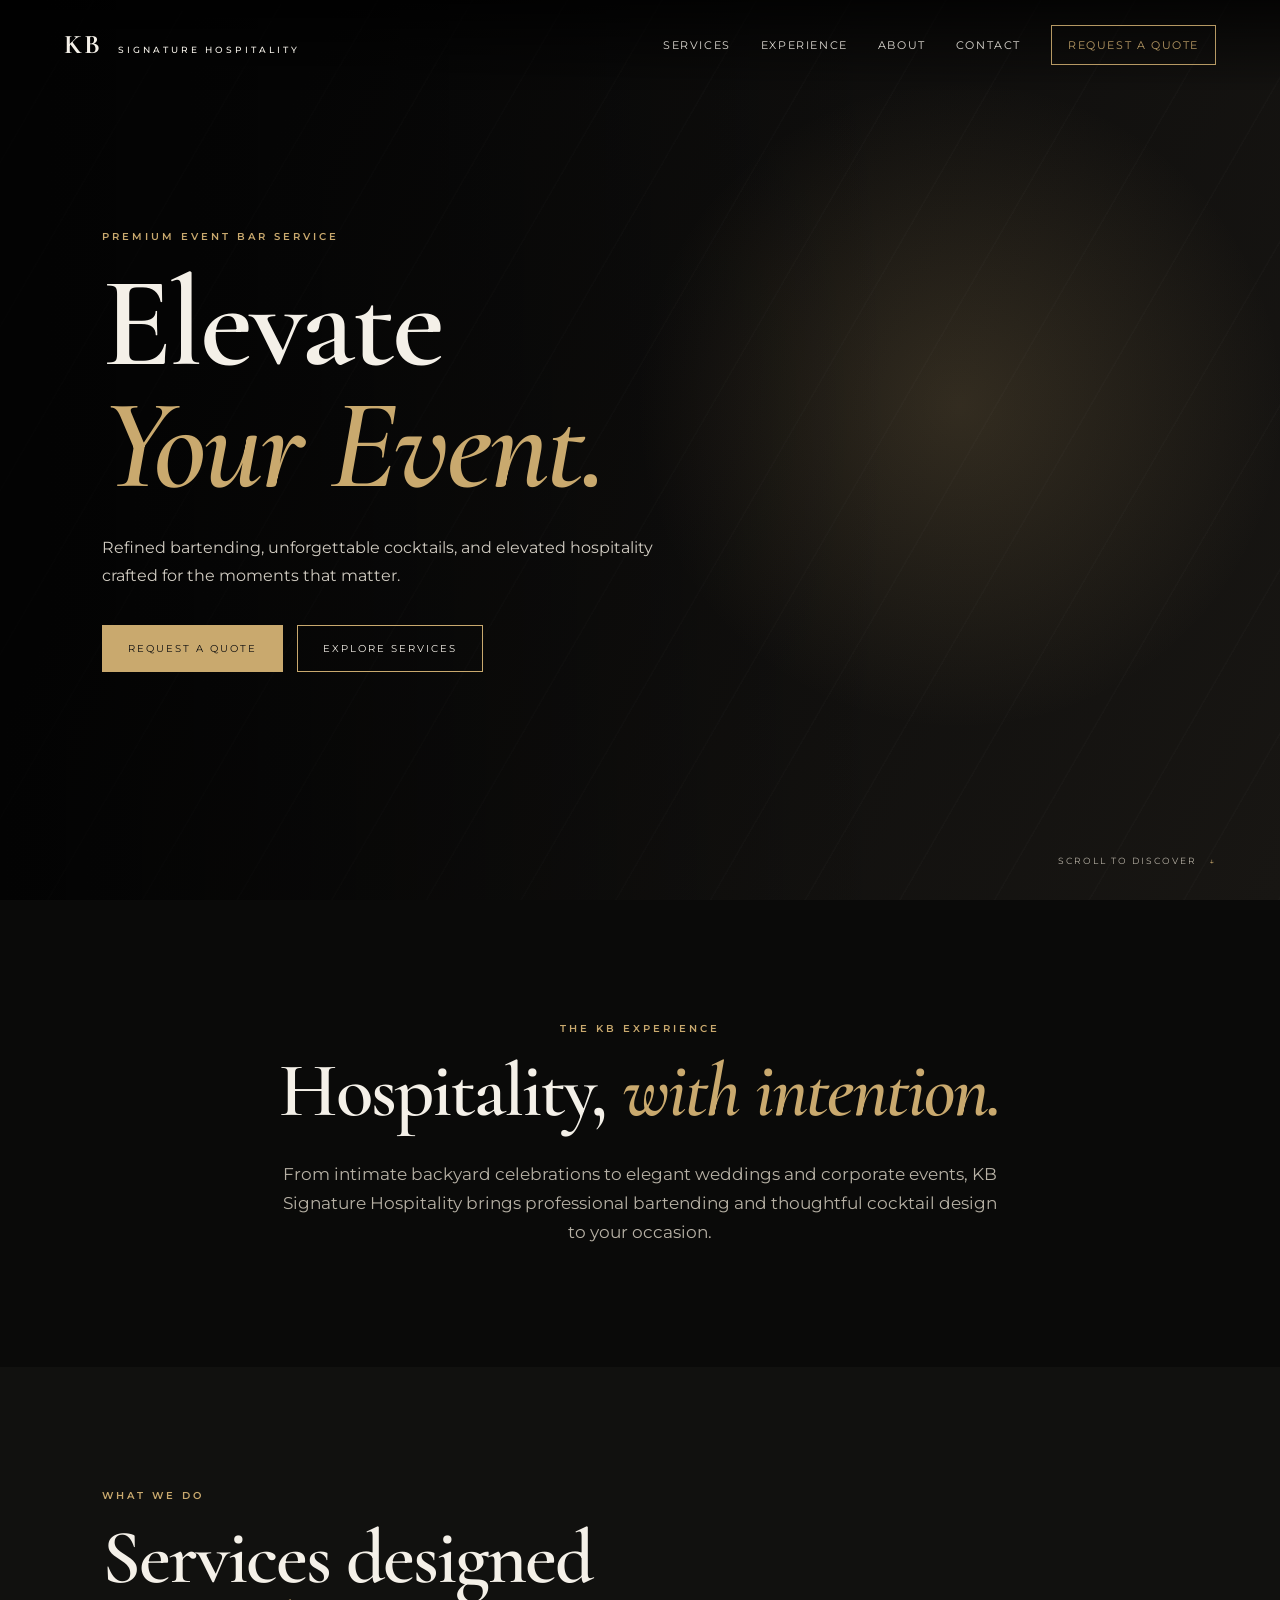
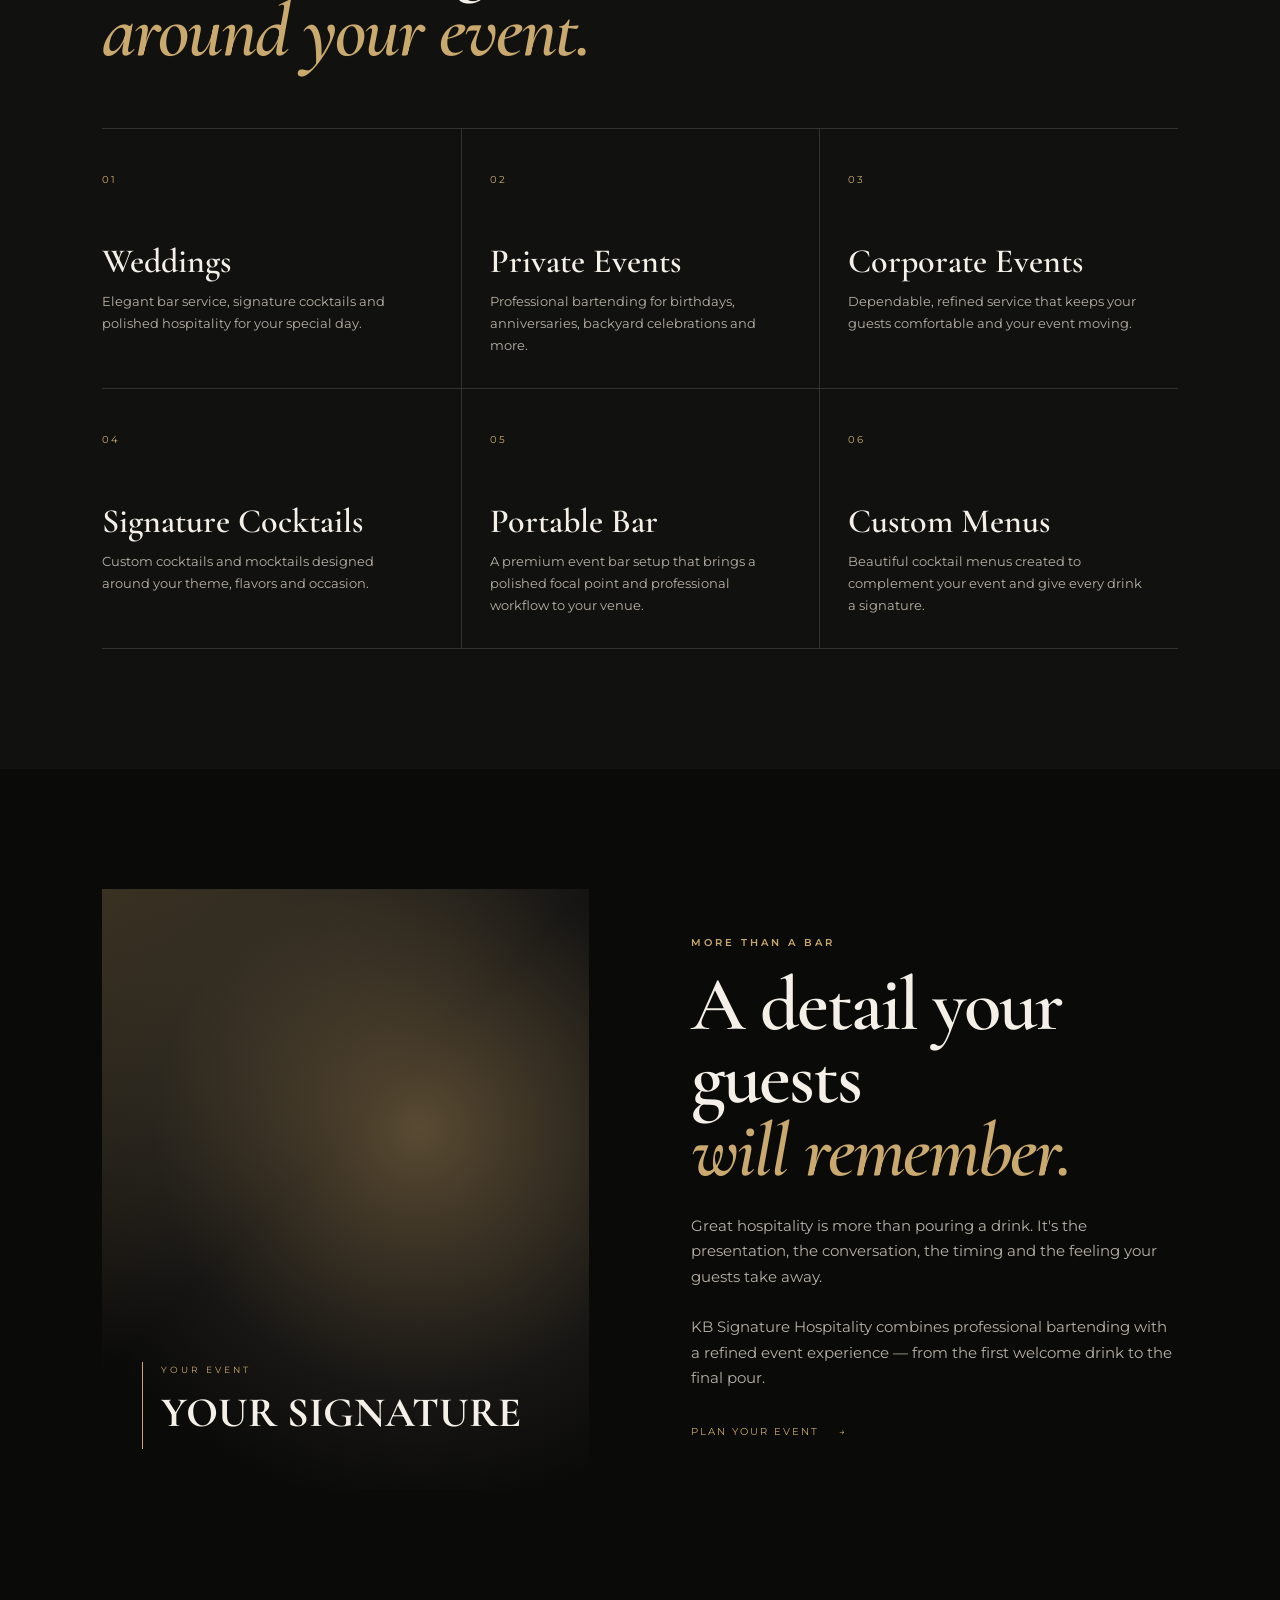
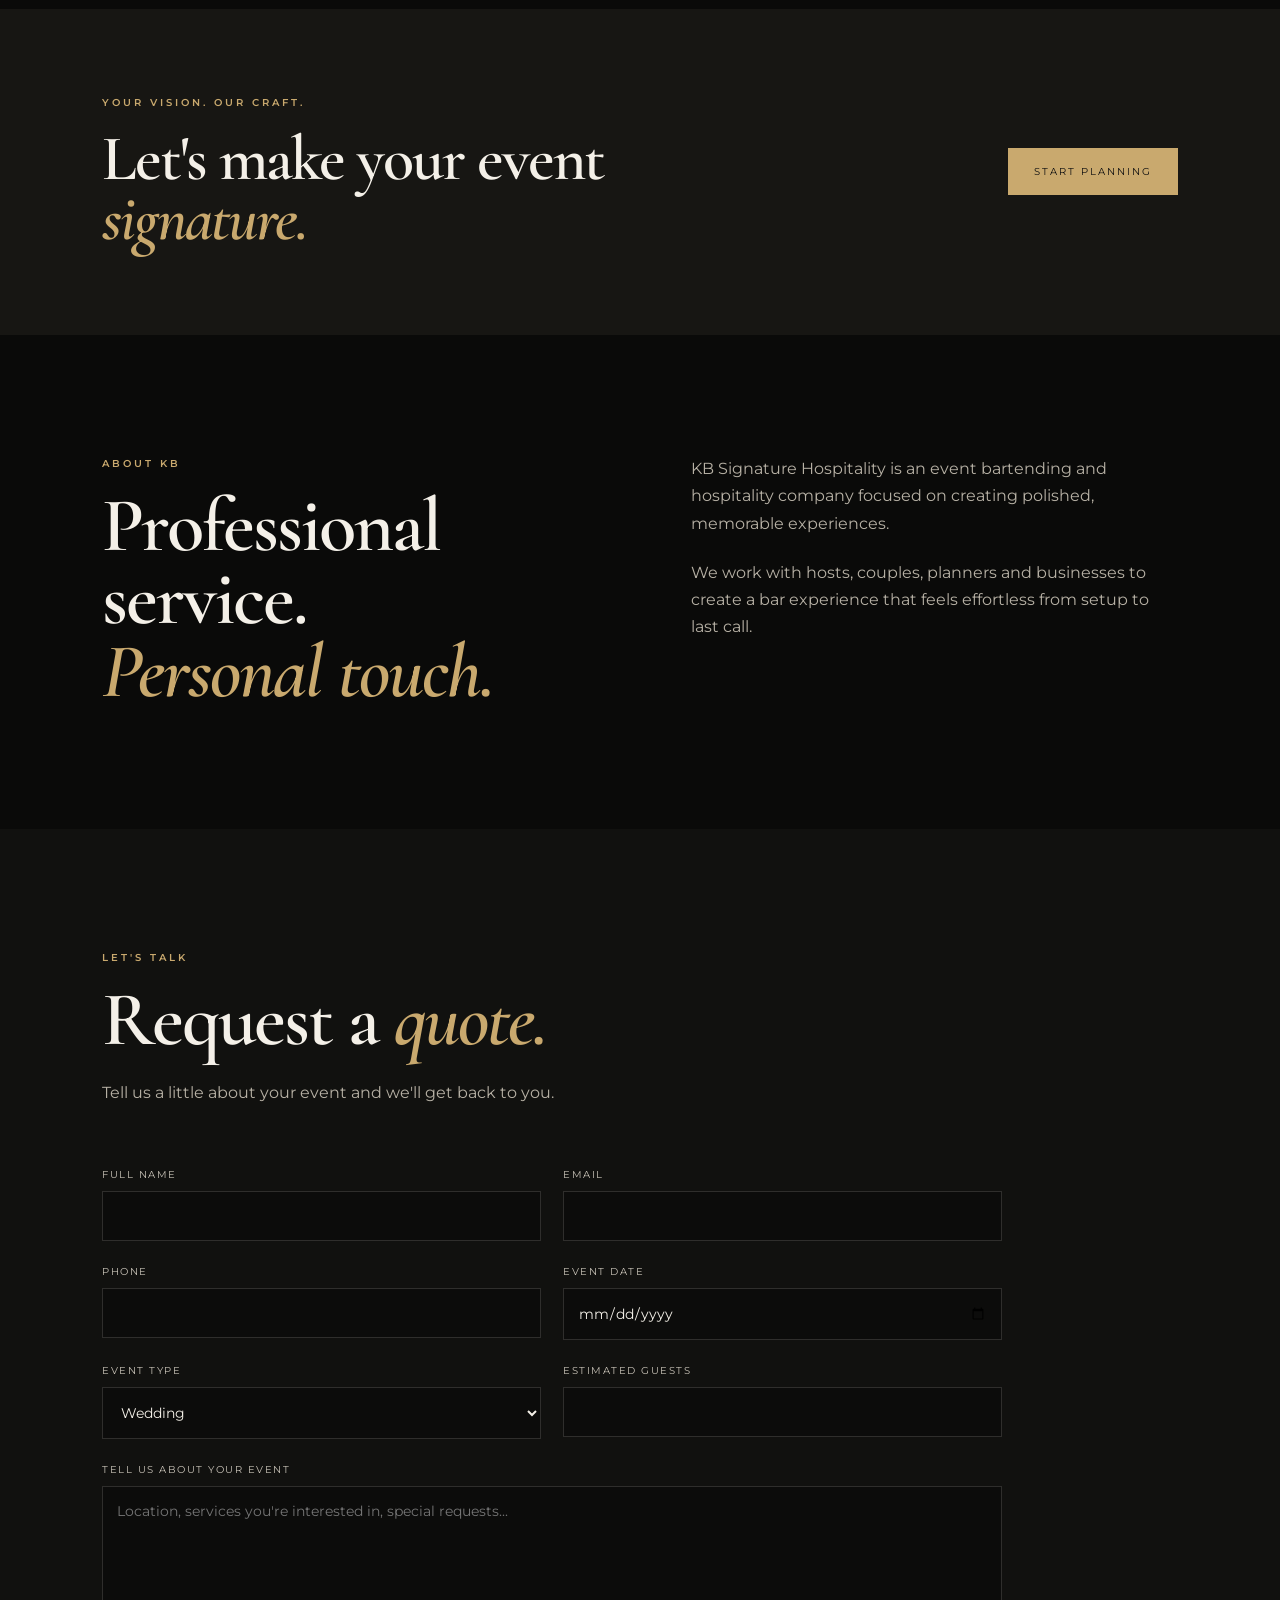
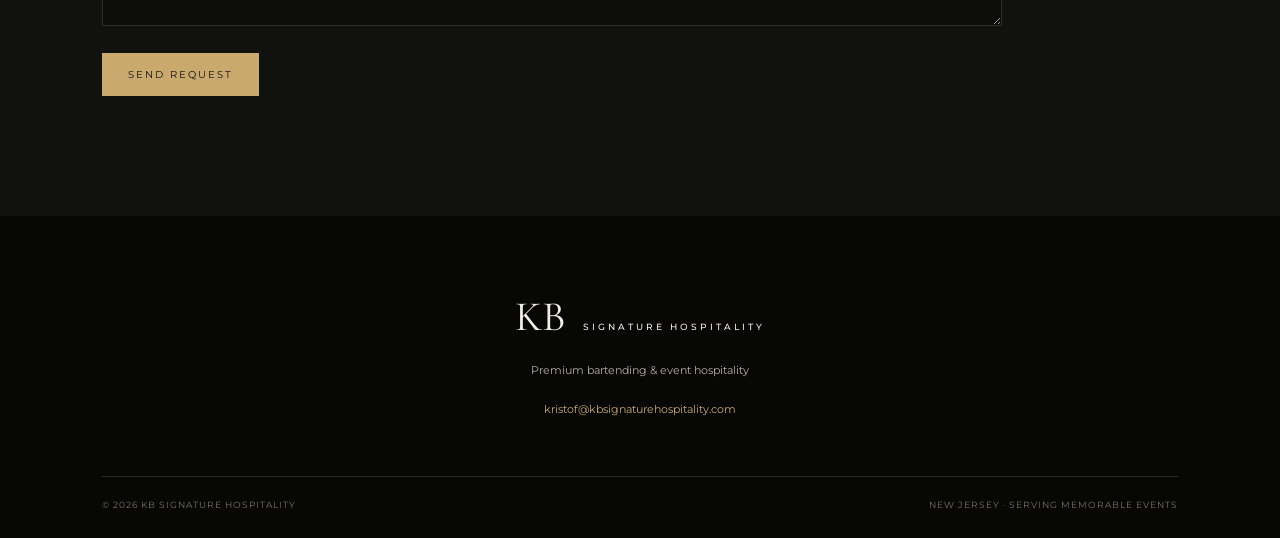
<file: index.html>
<!DOCTYPE html>
<html lang="en">
<head>
  <meta charset="UTF-8">
  <meta name="viewport" content="width=device-width, initial-scale=1.0">
  <meta name="description" content="KB Signature Hospitality — premium bartending, signature cocktails, mocktails and event bar service for weddings, private parties and corporate events.">
  <title>KB Signature Hospitality | Elevate Your Event</title>
  <link rel="preconnect" href="https://fonts.googleapis.com">
  <link rel="preconnect" href="https://fonts.gstatic.com" crossorigin>
  <link href="https://fonts.googleapis.com/css2?family=Cormorant+Garamond:wght@500;600;700&family=Montserrat:wght@400;500;600&display=swap" rel="stylesheet">
  <link rel="stylesheet" href="style.css">
</head>
<body>
  <header class="site-header">
    <a class="brand" href="#home">KB <span>Signature Hospitality</span></a>
    <button class="menu-toggle" aria-label="Open menu">☰</button>
    <nav class="nav">
      <a href="#services">Services</a>
      <a href="#experience">Experience</a>
      <a href="#about">About</a>
      <a href="#contact">Contact</a>
      <a class="nav-cta" href="#quote">Request a Quote</a>
    </nav>
  </header>

  <main>
    <section id="home" class="hero">
      <div class="hero-overlay"></div>
      <div class="hero-content">
        <p class="eyebrow">PREMIUM EVENT BAR SERVICE</p>
        <h1>Elevate<br><em>Your Event.</em></h1>
        <p class="hero-copy">Refined bartending, unforgettable cocktails, and elevated hospitality crafted for the moments that matter.</p>
        <div class="hero-actions">
          <a class="button button-gold" href="#quote">Request a Quote</a>
          <a class="button button-outline" href="#services">Explore Services</a>
        </div>
      </div>
      <div class="scroll-note">SCROLL TO DISCOVER <span>↓</span></div>
    </section>

    <section class="intro section">
      <p class="eyebrow">THE KB EXPERIENCE</p>
      <h2>Hospitality, <em>with intention.</em></h2>
      <p class="lead">From intimate backyard celebrations to elegant weddings and corporate events, KB Signature Hospitality brings professional bartending and thoughtful cocktail design to your occasion.</p>
    </section>

    <section id="services" class="section section-dark">
      <div class="section-heading">
        <p class="eyebrow">WHAT WE DO</p>
        <h2>Services designed<br><em>around your event.</em></h2>
      </div>
      <div class="service-grid">
        <article class="service-card">
          <span class="service-number">01</span>
          <h3>Weddings</h3>
          <p>Elegant bar service, signature cocktails and polished hospitality for your special day.</p>
        </article>
        <article class="service-card">
          <span class="service-number">02</span>
          <h3>Private Events</h3>
          <p>Professional bartending for birthdays, anniversaries, backyard celebrations and more.</p>
        </article>
        <article class="service-card">
          <span class="service-number">03</span>
          <h3>Corporate Events</h3>
          <p>Dependable, refined service that keeps your guests comfortable and your event moving.</p>
        </article>
        <article class="service-card">
          <span class="service-number">04</span>
          <h3>Signature Cocktails</h3>
          <p>Custom cocktails and mocktails designed around your theme, flavors and occasion.</p>
        </article>
        <article class="service-card">
          <span class="service-number">05</span>
          <h3>Portable Bar</h3>
          <p>A premium event bar setup that brings a polished focal point and professional workflow to your venue.</p>
        </article>
        <article class="service-card">
          <span class="service-number">06</span>
          <h3>Custom Menus</h3>
          <p>Beautiful cocktail menus created to complement your event and give every drink a signature.</p>
        </article>
      </div>
    </section>

    <section id="experience" class="experience section">
      <div class="experience-image image-placeholder">
        <div>
          <span>YOUR EVENT</span>
          <strong>YOUR SIGNATURE</strong>
        </div>
      </div>
      <div class="experience-copy">
        <p class="eyebrow">MORE THAN A BAR</p>
        <h2>A detail your guests<br><em>will remember.</em></h2>
        <p>Great hospitality is more than pouring a drink. It's the presentation, the conversation, the timing and the feeling your guests take away.</p>
        <p>KB Signature Hospitality combines professional bartending with a refined event experience — from the first welcome drink to the final pour.</p>
        <a class="text-link" href="#quote">Plan your event <span>→</span></a>
      </div>
    </section>

    <section class="quote-banner">
      <div>
        <p class="eyebrow">YOUR VISION. OUR CRAFT.</p>
        <h2>Let's make your event<br><em>signature.</em></h2>
      </div>
      <a class="button button-gold" href="#quote">Start Planning</a>
    </section>

    <section id="about" class="about section">
      <div>
        <p class="eyebrow">ABOUT KB</p>
        <h2>Professional service.<br><em>Personal touch.</em></h2>
      </div>
      <div>
        <p>KB Signature Hospitality is an event bartending and hospitality company focused on creating polished, memorable experiences.</p>
        <p>We work with hosts, couples, planners and businesses to create a bar experience that feels effortless from setup to last call.</p>
      </div>
    </section>

    <section id="quote" class="quote section section-dark">
      <div class="section-heading">
        <p class="eyebrow">LET'S TALK</p>
        <h2>Request a <em>quote.</em></h2>
        <p>Tell us a little about your event and we'll get back to you.</p>
      </div>
      <form id="quote-form" class="quote-form" action="https://formspree.io/f/moejvqgj" method="POST"
        <input type="hidden" name="_next" value="https://kbsignaturehospitality.com/thank-you.html">
        <div class="form-row">
          <label>Full Name<input name="Name" required></label>
          <label>Email<input type="email" name="Email" required></label>
        </div>
        <div class="form-row">
          <label>Phone<input name="Phone"></label>
          <label>Event Date<input type="date" name="Event Date"></label>
        </div>
        <div class="form-row">
          <label>Event Type
            <select name="Event Type">
              <option>Wedding</option>
              <option>Private Party</option>
              <option>Corporate Event</option>
              <option>Birthday</option>
              <option>Anniversary</option>
              <option>Other</option>
            </select>
          </label>
          <label>Estimated Guests<input type="number" name="Guests" min="1"></label>
        </div>
        <label>Tell us about your event<textarea name="Message" rows="6" placeholder="Location, services you're interested in, special requests..."></textarea></label>
        <button class="button button-gold" type="submit">Send Request</button>
      </form>
    </section>
  </main>

  <footer id="contact" class="footer">
    <div class="footer-brand">KB <span>Signature Hospitality</span></div>
    <p>Premium bartending & event hospitality</p>
    <a href="mailto:kristof@kbsignaturehospitality.com">kristof@kbsignaturehospitality.com</a>
    <div class="footer-bottom">
      <span>© <span id="year"></span> KB Signature Hospitality</span>
      <span>New Jersey · Serving memorable events</span>
    </div>
  </footer>

  <script src="script.js"></script>
</body>
</html>
</file>
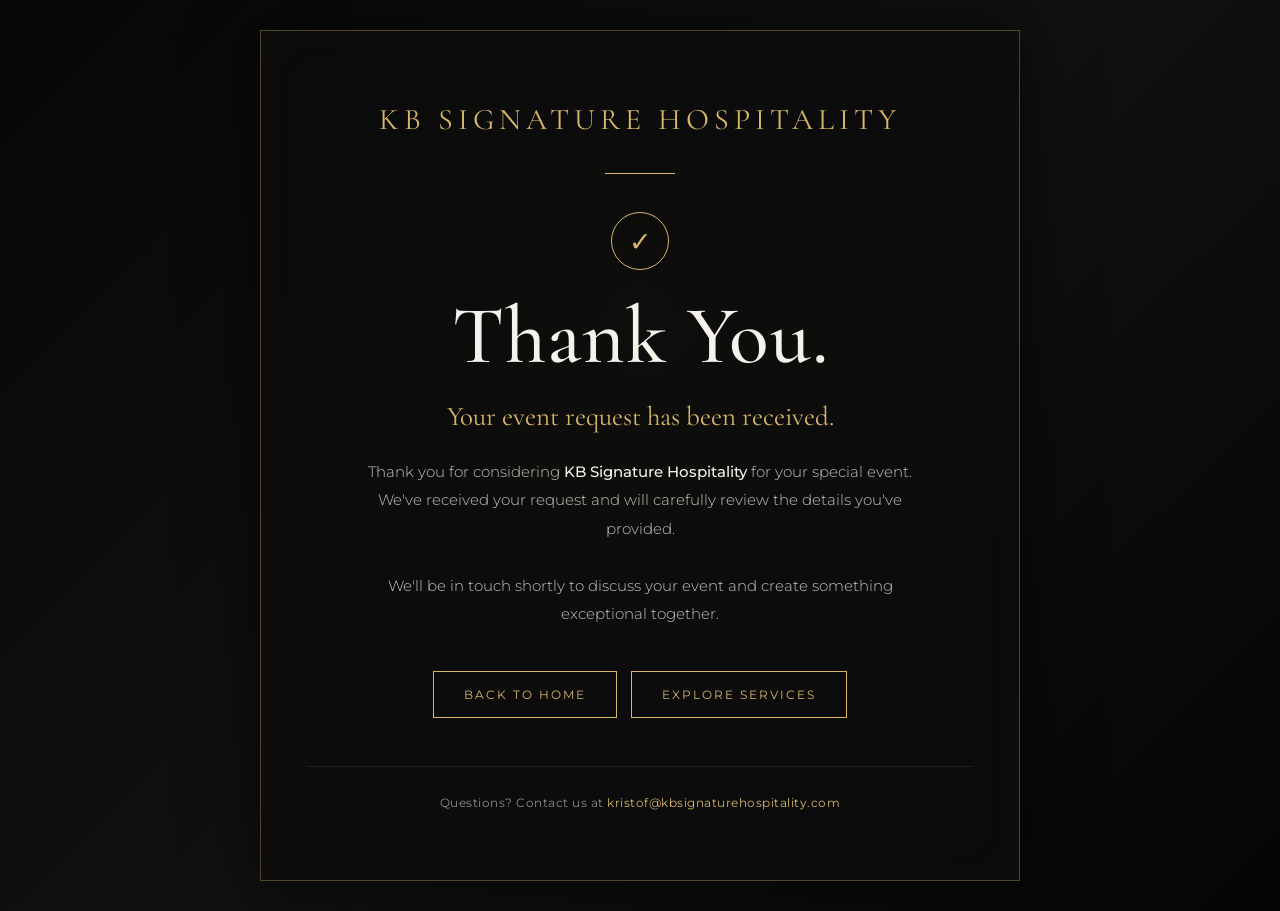
<file: thank-you.html>
<!DOCTYPE html>
<html lang="en">
<head>
  <meta charset="UTF-8">
  <meta name="viewport" content="width=device-width, initial-scale=1.0">

  <title>Thank You | KB Signature Hospitality</title>

  <meta name="description" content="Thank you for contacting KB Signature Hospitality. Your event request has been received.">

  <link rel="preconnect" href="https://fonts.googleapis.com">
  <link rel="preconnect" href="https://fonts.gstatic.com" crossorigin>

  <link href="https://fonts.googleapis.com/css2?family=Cormorant+Garamond:wght@400;500;600;700&family=Montserrat:wght@300;400;500;600&display=swap" rel="stylesheet">

  <style>
    * {
      box-sizing: border-box;
      margin: 0;
      padding: 0;
    }

    body {
      min-height: 100vh;
      background:
        radial-gradient(circle at 50% 35%, rgba(190, 150, 70, 0.10), transparent 35%),
        linear-gradient(135deg, #070707 0%, #111111 50%, #050505 100%);
      color: #f5f2eb;
      font-family: 'Montserrat', sans-serif;
      display: flex;
      align-items: center;
      justify-content: center;
      padding: 30px 20px;
      text-align: center;
    }

    .container {
      width: 100%;
      max-width: 760px;
      padding: 70px 45px;
      border: 1px solid rgba(210, 175, 100, 0.35);
      background: rgba(12, 12, 12, 0.88);
      box-shadow:
        0 0 60px rgba(0, 0, 0, 0.65),
        inset 0 0 50px rgba(210, 175, 100, 0.025);
    }

    .brand {
      font-family: 'Cormorant Garamond', serif;
      font-size: 30px;
      letter-spacing: 5px;
      text-transform: uppercase;
      color: #d7b66a;
      margin-bottom: 35px;
    }

    .divider {
      width: 70px;
      height: 1px;
      background: #d7b66a;
      margin: 0 auto 38px;
    }

    .check {
      width: 58px;
      height: 58px;
      border: 1px solid #d7b66a;
      border-radius: 50%;
      margin: 0 auto 28px;
      display: flex;
      align-items: center;
      justify-content: center;
      color: #d7b66a;
      font-size: 27px;
    }

    h1 {
      font-family: 'Cormorant Garamond', serif;
      font-size: clamp(52px, 8vw, 82px);
      font-weight: 500;
      line-height: 0.95;
      letter-spacing: 1px;
      margin-bottom: 24px;
    }

    .subtitle {
      font-family: 'Cormorant Garamond', serif;
      font-size: 27px;
      color: #d7b66a;
      margin-bottom: 25px;
    }

    .message {
      max-width: 570px;
      margin: 0 auto;
      color: #c9c5bd;
      font-size: 15px;
      line-height: 1.9;
      font-weight: 300;
    }

    .message strong {
      color: #f5f2eb;
      font-weight: 500;
    }

    .buttons {
      display: flex;
      justify-content: center;
      gap: 14px;
      flex-wrap: wrap;
      margin-top: 42px;
    }

    .button {
      display: inline-block;
      padding: 15px 30px;
      border: 1px solid #d7b66a;
      color: #d7b66a;
      text-decoration: none;
      font-size: 12px;
      letter-spacing: 2px;
      text-transform: uppercase;
      transition: all 0.3s ease;
    }

    .button:hover {
      background: #d7b66a;
      color: #080808;
    }

    .contact {
      margin-top: 48px;
      padding-top: 28px;
      border-top: 1px solid rgba(255, 255, 255, 0.08);
      color: #8f8b84;
      font-size: 12px;
      letter-spacing: 0.5px;
    }

    .contact a {
      color: #d7b66a;
      text-decoration: none;
    }

    @media (max-width: 600px) {
      .container {
        padding: 55px 25px;
      }

      .brand {
        font-size: 23px;
        letter-spacing: 3px;
      }

      h1 {
        font-size: 58px;
      }

      .subtitle {
        font-size: 23px;
      }

      .message {
        font-size: 14px;
      }

      .button {
        width: 100%;
      }
    }
  </style>
</head>

<body>

  <main class="container">

    <div class="brand">KB Signature Hospitality</div>

    <div class="divider"></div>

    <div class="check">✓</div>

    <h1>Thank You.</h1>

    <div class="subtitle">
      Your event request has been received.
    </div>

    <p class="message">
      Thank you for considering <strong>KB Signature Hospitality</strong>
      for your special event. We've received your request and will
      carefully review the details you've provided.
      <br><br>
      We'll be in touch shortly to discuss your event and create
      something exceptional together.
    </p>

    <div class="buttons">
      <a class="button" href="https://kbsignaturehospitality.com/">
        Back to Home
      </a>

      <a class="button" href="https://kbsignaturehospitality.com/#services">
        Explore Services
      </a>
    </div>

    <div class="contact">
      Questions? Contact us at
      <a href="mailto:kristof@kbsignaturehospitality.com">
        kristof@kbsignaturehospitality.com
      </a>
    </div>

  </main>

</body>
</html>
</file>
<file: style.css>
:root {
  --black: #0a0a09;
  --charcoal: #11110f;
  --cream: #f4f0e8;
  --muted: #b7b1a5;
  --gold: #c9a96e;
  --line: rgba(244,240,232,.15);
  --serif: "Cormorant Garamond", Georgia, serif;
  --sans: "Montserrat", Arial, sans-serif;
}
* { box-sizing: border-box; margin: 0; padding: 0; }
html { scroll-behavior: smooth; }
body { background: var(--black); color: var(--cream); font-family: var(--sans); line-height: 1.7; }
a { color: inherit; text-decoration: none; }
.site-header { position: fixed; z-index: 20; top: 0; width: 100%; padding: 22px 5vw; display:flex; justify-content:space-between; align-items:center; background: linear-gradient(180deg, rgba(0,0,0,.75), transparent); }
.brand { font-family: var(--serif); font-size: 27px; letter-spacing: 2px; font-weight:700; }
.brand span, .footer-brand span { display:inline; font-family:var(--sans); font-size:9px; letter-spacing:3px; text-transform:uppercase; margin-left:8px; font-weight:500; }
.nav { display:flex; gap:30px; align-items:center; font-size:11px; letter-spacing:1.6px; text-transform:uppercase; }
.nav a { opacity:.9; }
.nav a:hover { color:var(--gold); }
.nav-cta { border:1px solid var(--gold); padding:10px 16px; color:var(--gold); }
.menu-toggle { display:none; background:none; border:0; color:var(--cream); font-size:24px; }
.hero { min-height:100vh; position:relative; display:flex; align-items:center; padding:130px 8vw; overflow:hidden; background:
  radial-gradient(circle at 75% 45%, rgba(201,169,110,.18), transparent 30%),
  linear-gradient(115deg, #090909 20%, #181613 100%); }
.hero:after { content:""; position:absolute; inset:0; background:linear-gradient(90deg, rgba(0,0,0,.7), transparent 70%); }
.hero-overlay { position:absolute; inset:0; background: repeating-linear-gradient(120deg, transparent 0 80px, rgba(255,255,255,.015) 81px 82px); }
.hero-content { position:relative; z-index:2; max-width:760px; }
.eyebrow { color:var(--gold); font-size:10px; letter-spacing:3px; font-weight:600; margin-bottom:18px; }
h1,h2,h3 { font-family:var(--serif); font-weight:600; line-height:.95; }
h1 { font-size:clamp(70px, 10vw, 150px); letter-spacing:-3px; }
h2 { font-size:clamp(52px, 6vw, 88px); letter-spacing:-2px; }
em { color:var(--gold); font-style:italic; }
.hero-copy { max-width:580px; color:#d0cbc1; font-size:16px; margin:28px 0 36px; }
.hero-actions { display:flex; gap:14px; flex-wrap:wrap; }
.button { display:inline-block; border:1px solid var(--gold); padding:14px 25px; font-size:10px; text-transform:uppercase; letter-spacing:2px; cursor:pointer; font-family:var(--sans); }
.button-gold { background:var(--gold); color:#111; }
.button-gold:hover { background:#ddc28f; }
.button-outline { color:var(--cream); }
.button-outline:hover { background:rgba(255,255,255,.08); }
.scroll-note { position:absolute; z-index:2; right:5vw; bottom:32px; font-size:9px; letter-spacing:2px; color:var(--muted); }
.scroll-note span { color:var(--gold); margin-left:8px; }
.section { padding:120px 8vw; }
.intro { text-align:center; max-width:1000px; margin:auto; }
.intro .lead { color:var(--muted); max-width:720px; margin:32px auto 0; font-size:17px; }
.section-dark { background:var(--charcoal); }
.section-heading { margin-bottom:60px; }
.section-heading > p:last-child { color:var(--muted); max-width:550px; margin-top:22px; }
.service-grid { display:grid; grid-template-columns:repeat(3,1fr); border-top:1px solid var(--line); }
.service-card { min-height:260px; padding:35px 28px 28px 0; border-bottom:1px solid var(--line); }
.service-card:nth-child(3n+2), .service-card:nth-child(3n+3) { padding-left:28px; border-left:1px solid var(--line); }
.service-number { color:var(--gold); font-size:10px; letter-spacing:2px; }
.service-card h3 { font-size:34px; margin:55px 0 12px; }
.service-card p { color:var(--muted); font-size:13px; max-width:300px; }
.experience { display:grid; grid-template-columns:1fr 1fr; gap:8vw; align-items:center; }
.image-placeholder { min-height:600px; background:
  linear-gradient(135deg, rgba(201,169,110,.25), transparent 45%),
  radial-gradient(circle at 65% 40%, #594a32, #171614 55%, #0a0a09 80%); display:flex; align-items:end; padding:40px; }
.image-placeholder div { border-left:1px solid var(--gold); padding-left:18px; }
.image-placeholder span { display:block; font-size:9px; letter-spacing:3px; color:var(--gold); }
.image-placeholder strong { font-family:var(--serif); font-size:42px; }
.experience-copy p:not(.eyebrow) { color:var(--muted); margin:25px 0; max-width:520px; font-size:15px; }
.text-link { color:var(--gold); text-transform:uppercase; letter-spacing:2px; font-size:10px; }
.text-link span { margin-left:15px; }
.quote-banner { padding:85px 8vw; display:flex; justify-content:space-between; align-items:center; gap:40px; background:#171613; }
.quote-banner h2 { font-size:clamp(45px,5vw,70px); }
.about { display:grid; grid-template-columns:1fr 1fr; gap:8vw; align-items:start; }
.about > div:last-child { color:var(--muted); max-width:560px; }
.about p + p { margin-top:22px; }
.quote-form { max-width:900px; }
.form-row { display:grid; grid-template-columns:1fr 1fr; gap:22px; }
.quote-form label { display:block; color:#c8c2b7; font-size:10px; letter-spacing:1.5px; text-transform:uppercase; margin-bottom:22px; }
input, select, textarea { width:100%; margin-top:8px; padding:15px 14px; background:#0c0c0b; border:1px solid var(--line); color:var(--cream); font:14px var(--sans); outline:none; }
input:focus, select:focus, textarea:focus { border-color:var(--gold); }
textarea { resize:vertical; }
.footer { padding:65px 8vw 25px; background:#070706; text-align:center; }
.footer-brand { font-family:var(--serif); font-size:42px; }
.footer > p { color:var(--muted); font-size:11px; margin:8px 0 15px; }
.footer > a { color:var(--gold); font-size:11px; }
.footer-bottom { border-top:1px solid var(--line); margin-top:55px; padding-top:20px; display:flex; justify-content:space-between; color:#77736c; font-size:9px; letter-spacing:1px; text-transform:uppercase; }
@media (max-width: 850px) {
  .nav { display:none; position:absolute; top:72px; left:0; right:0; background:#0b0b0a; padding:25px 8vw; flex-direction:column; align-items:flex-start; border-top:1px solid var(--line); }
  .nav.open { display:flex; }
  .menu-toggle { display:block; }
  .hero { padding:130px 7vw 100px; }
  h1 { font-size:72px; }
  .section { padding:85px 7vw; }
  .service-grid, .experience, .about { grid-template-columns:1fr; }
  .service-card, .service-card:nth-child(3n+2), .service-card:nth-child(3n+3) { padding:30px 0; border-left:0; }
  .experience { gap:45px; }
  .image-placeholder { min-height:420px; }
  .quote-banner { flex-direction:column; align-items:flex-start; }
  .form-row { grid-template-columns:1fr; gap:0; }
  .footer-bottom { flex-direction:column; gap:10px; }
}
</file>
